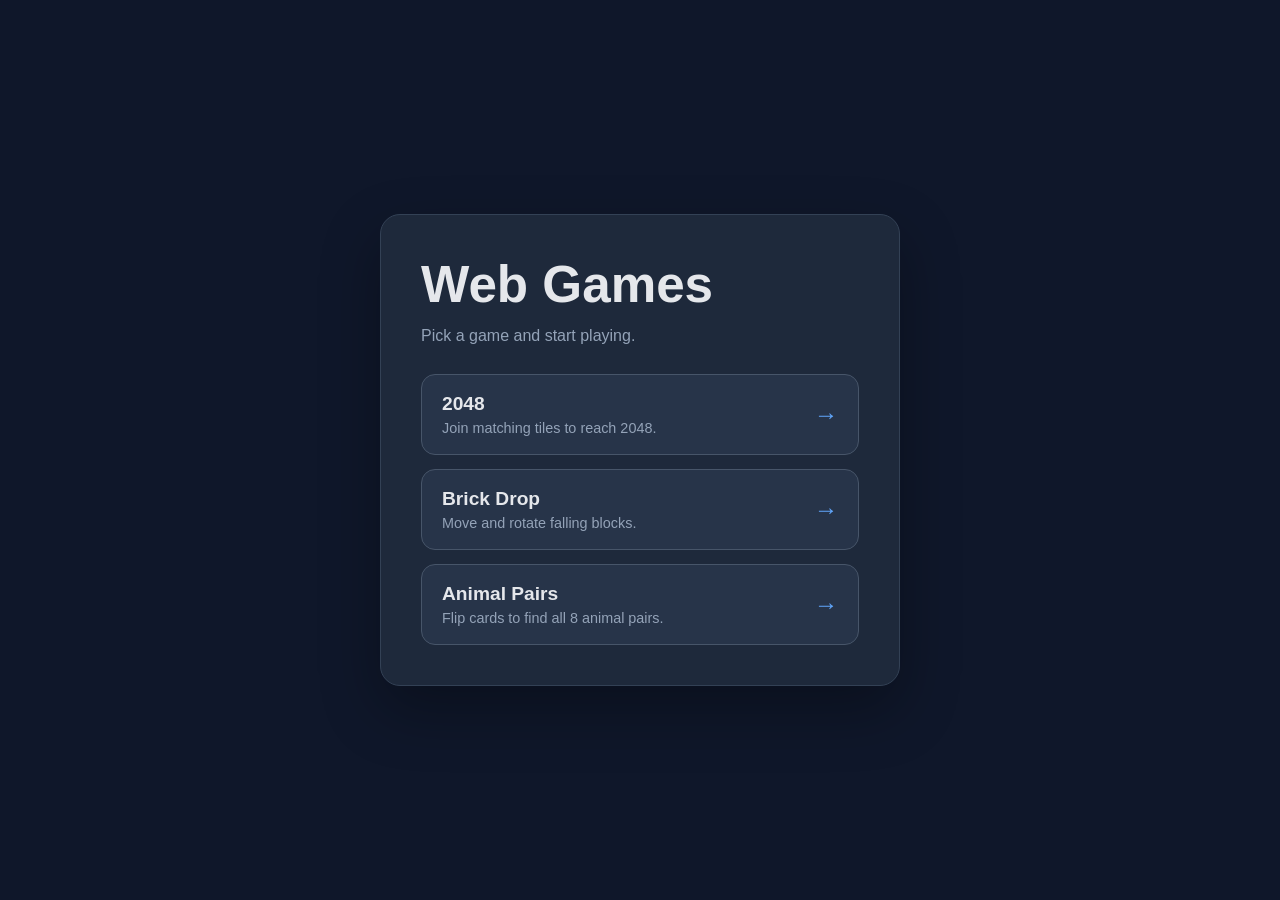
<file: index.htm>
<!DOCTYPE html>
<html lang="en">
  <head>
    <meta charset="UTF-8" />
    <meta name="viewport" content="width=device-width, initial-scale=1.0" />
    <title>Web Games</title>
    <link rel="stylesheet" href="style.css" />
  </head>
  <body class="page-index">
    <main>
      <h1>Web Games</h1>
      <p>Pick a game and start playing.</p>
      <nav class="games" aria-label="Games">
        <a class="game-link" href="g2048.htm">
          <span>
            <span class="game-name">2048</span>
            <span class="game-description">Join matching tiles to reach 2048.</span>
          </span>
          <span class="arrow" aria-hidden="true">→</span>
        </a>
        <a class="game-link" href="brick.htm">
          <span>
            <span class="game-name">Brick Drop</span>
            <span class="game-description">Move and rotate falling blocks.</span>
          </span>
          <span class="arrow" aria-hidden="true">→</span>
        </a>
        <a class="game-link" href="cardflip.htm">
          <span>
            <span class="game-name">Animal Pairs</span>
            <span class="game-description">Flip cards to find all 8 animal pairs.</span>
          </span>
          <span class="arrow" aria-hidden="true">→</span>
        </a>
      </nav>
    </main>
  </body>
</html>
</file>
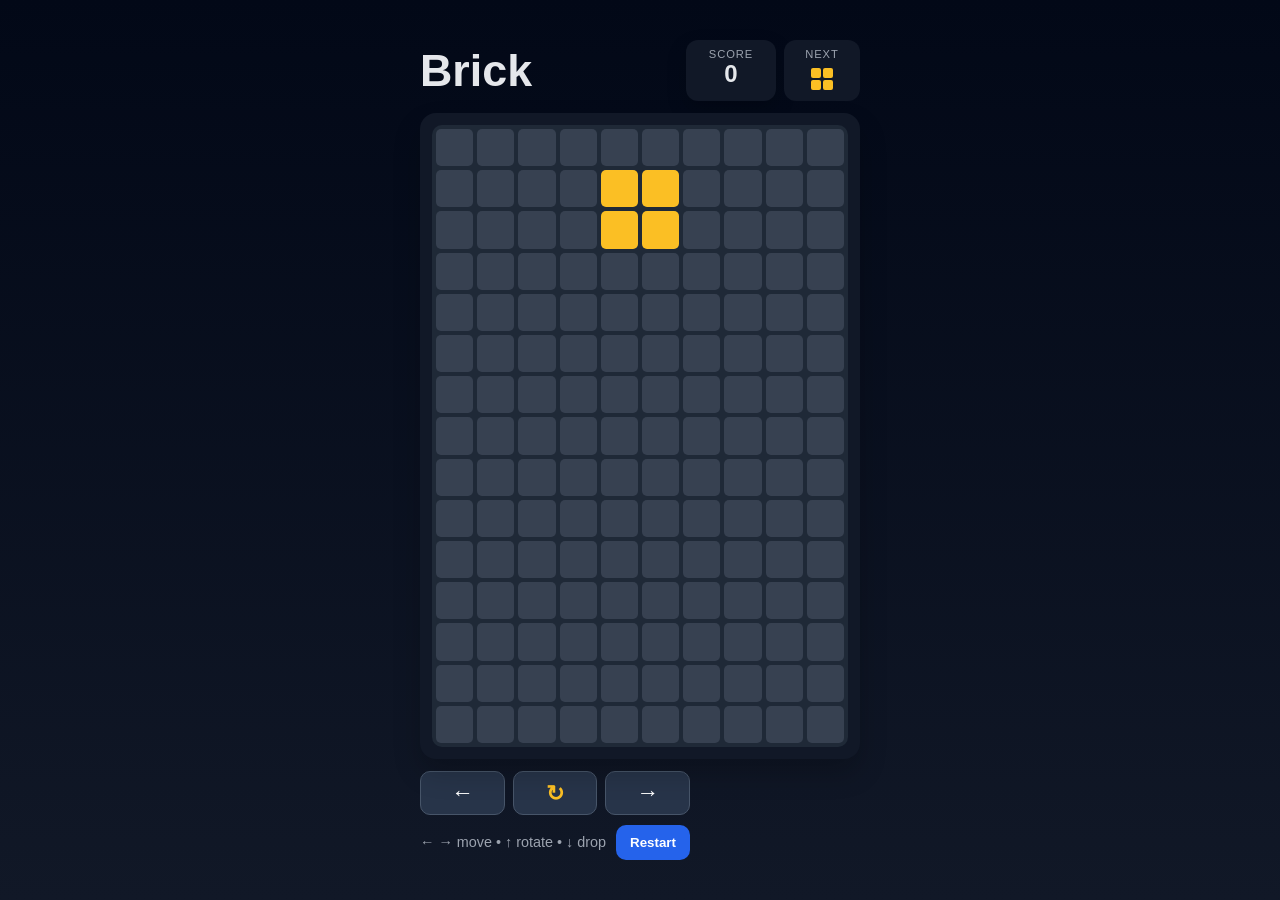
<file: brick.htm>
<!DOCTYPE html>
<html lang="en">
<head>
  <meta charset="UTF-8" />
  <meta name="viewport" content="width=device-width, initial-scale=1.0" />
  <title>Brick Drop</title>
  <link rel="stylesheet" href="style.css" />
</head>
<body class="page-brick">
  <div class="game">
    <div class="hud">
      <h1>Brick</h1>
      <div class="brick-hud-side">
        <div class="score-box">
          <div class="score-label">Score</div>
          <div id="score" class="score-value">0</div>
        </div>
        <div class="next-box">
          <div class="score-label">Next</div>
          <div id="next-piece" class="next-piece" aria-label="Next piece"></div>
        </div>
      </div>
    </div>

    <div class="board-wrap">
      <div id="board" class="board" aria-label="10 by 15 brick board"></div>
      <div id="overlay" class="overlay" aria-live="assertive">
        <h2 id="overlay-title">Game Over</h2>
        <p id="overlay-text">Press restart to try again.</p>
      </div>
    </div>

    <div class="controls">
      <div class="move-controls" aria-label="Brick controls">
        <button id="move-left" class="control-button" type="button" aria-label="Move left">←</button>
        <button id="rotate" class="control-button rotate-button" type="button" aria-label="Rotate piece">↻</button>
        <button id="move-right" class="control-button" type="button" aria-label="Move right">→</button>
      </div>
      <div class="game-actions">
        <div class="instructions">← → move • ↑ rotate • ↓ drop</div>
        <button id="restart" type="button">Restart</button>
      </div>
    </div>
  </div>

  <script>
    const GRID_COLUMNS = 10;
    const GRID_ROWS = 15;
    const DROP_INTERVAL = 550;
    const SHAPES = [
      { cells: [[1, 1, 1]], color: 'A' },
      { cells: [[1, 1, 1], [0, 1, 0]], color: 'B' },
      { cells: [[1, 1], [1, 1]], color: 'C' },
      { cells: [[1, 1, 1, 1]], color: 'D' },
      { cells: [[1, 1, 0], [0, 1, 1]], color: 'E' }
    ];

    const boardEl = document.getElementById('board');
    const nextPieceEl = document.getElementById('next-piece');
    const scoreEl = document.getElementById('score');
    const overlayEl = document.getElementById('overlay');
    const overlayTitleEl = document.getElementById('overlay-title');
    const overlayTextEl = document.getElementById('overlay-text');
    const restartBtn = document.getElementById('restart');
    const moveLeftBtn = document.getElementById('move-left');
    const moveRightBtn = document.getElementById('move-right');
    const rotateBtn = document.getElementById('rotate');

    let board = [];
    let currentPiece = null;
    let nextPieceTemplate = null;
    let score = 0;
    let lastDrop = 0;
    let gameOver = false;

    function createBoard() {
      return Array.from({ length: GRID_ROWS }, () => Array(GRID_COLUMNS).fill(0));
    }

    function randomTemplate() {
      return SHAPES[Math.floor(Math.random() * SHAPES.length)];
    }

    function createPiece(template) {
      const shape = template.cells.map((row) => [...row]);
      return {
        shape,
        row: 0,
        col: Math.floor((GRID_COLUMNS - shape[0].length) / 2),
        color: template.color
      };
    }

    function renderNextPiece() {
      nextPieceEl.replaceChildren();
      nextPieceEl.style.setProperty('--preview-columns', String(nextPieceTemplate.cells[0].length));
      nextPieceTemplate.cells.forEach((row) => {
        row.forEach((filled) => {
          const cell = document.createElement('span');
          cell.className = filled ? 'next-cell next-cell-filled' : 'next-cell';
          nextPieceEl.appendChild(cell);
        });
      });
    }

    function spawnNextPiece() {
      currentPiece = createPiece(nextPieceTemplate);
      nextPieceTemplate = randomTemplate();
      renderNextPiece();
      if (!canPlace(currentPiece, currentPiece.row, currentPiece.col)) {
        endGame();
      }
    }

    function updateScore() {
      scoreEl.textContent = String(score);
    }

    function canPlace(piece, nextRow, nextCol, nextShape = piece.shape) {
      for (let r = 0; r < nextShape.length; r += 1) {
        for (let c = 0; c < nextShape[r].length; c += 1) {
          if (!nextShape[r][c]) continue;

          const cellRow = nextRow + r;
          const cellCol = nextCol + c;

          if (cellCol < 0 || cellCol >= GRID_COLUMNS || cellRow >= GRID_ROWS) {
            return false;
          }

          if (cellRow >= 0 && board[cellRow][cellCol]) {
            return false;
          }
        }
      }
      return true;
    }

    function rotateMatrix(matrix) {
      const rows = matrix.length;
      const cols = matrix[0].length;
      const newMatrix = Array.from({ length: cols }, () => Array(rows).fill(0));

      for (let r = 0; r < rows; r += 1) {
        for (let c = 0; c < cols; c += 1) {
          newMatrix[c][rows - 1 - r] = matrix[r][c];
        }
      }

      return newMatrix;
    }

    function mergePiece() {
      for (let r = 0; r < currentPiece.shape.length; r += 1) {
        for (let c = 0; c < currentPiece.shape[r].length; c += 1) {
          if (!currentPiece.shape[r][c]) continue;
          const row = currentPiece.row + r;
          const col = currentPiece.col + c;
          if (row >= 0) board[row][col] = 1;
        }
      }

      clearLines();
      spawnNextPiece();
    }

    function clearLines() {
      let cleared = 0;

      for (let r = GRID_ROWS - 1; r >= 0; r -= 1) {
        if (board[r].every((cell) => cell === 1)) {
          board.splice(r, 1);
          board.unshift(Array(GRID_COLUMNS).fill(0));
          cleared += 1;
          r += 1;
        }
      }

      if (cleared > 0) {
        score += cleared * 10;
        updateScore();
      }
    }

    function endGame() {
      gameOver = true;
      overlayTitleEl.textContent = 'Game Over';
      overlayTextEl.textContent = 'Press restart to try again.';
      overlayEl.classList.add('visible');
    }

    function render() {
      const cells = [];

      for (let r = 0; r < GRID_ROWS; r += 1) {
        for (let c = 0; c < GRID_COLUMNS; c += 1) {
          const cell = document.createElement('div');
          cell.className = 'cell';

          if (board[r][c]) {
            cell.classList.add('filled');
          }

          if (currentPiece) {
            const localRow = r - currentPiece.row;
            const localCol = c - currentPiece.col;

            if (
              localRow >= 0 &&
              localRow < currentPiece.shape.length &&
              localCol >= 0 &&
              localCol < currentPiece.shape[localRow].length &&
              currentPiece.shape[localRow][localCol]
            ) {
              cell.classList.add('active');
            }
          }

          cells.push(cell);
        }
      }

      boardEl.innerHTML = '';
      cells.forEach((cell) => boardEl.appendChild(cell));
    }

    function movePiece(dx) {
      if (gameOver || !currentPiece) return;
      const nextCol = currentPiece.col + dx;
      if (canPlace(currentPiece, currentPiece.row, nextCol)) {
        currentPiece.col = nextCol;
        render();
      }
    }

    function rotatePiece() {
      if (gameOver || !currentPiece) return;
      const rotated = rotateMatrix(currentPiece.shape);
      const candidate = { ...currentPiece, shape: rotated };
      const kickOffsets = [0, -1, 1, -2, 2];

      for (const offset of kickOffsets) {
        if (canPlace(candidate, candidate.row, candidate.col + offset, rotated)) {
          currentPiece = { ...candidate, col: candidate.col + offset };
          render();
          return;
        }
      }
    }

    function tickDown() {
      if (gameOver || !currentPiece) return;

      const nextRow = currentPiece.row + 1;
      if (canPlace(currentPiece, nextRow, currentPiece.col)) {
        currentPiece.row = nextRow;
      } else {
        mergePiece();
      }

      render();
    }

    function dropPiece() {
      if (gameOver || !currentPiece) return;
      while (canPlace(currentPiece, currentPiece.row + 1, currentPiece.col)) {
        currentPiece.row += 1;
      }
      mergePiece();
      render();
    }

    function resetGame() {
      board = createBoard();
      score = 0;
      updateScore();
      gameOver = false;
      overlayEl.classList.remove('visible');
      nextPieceTemplate = randomTemplate();
      spawnNextPiece();
      lastDrop = 0;
      render();
    }

    function gameLoop(timestamp) {
      if (!lastDrop) lastDrop = timestamp;
      if (timestamp - lastDrop >= DROP_INTERVAL) {
        tickDown();
        lastDrop = timestamp;
      }
      requestAnimationFrame(gameLoop);
    }

    document.addEventListener('keydown', (event) => {
      if (event.key === 'ArrowLeft') movePiece(-1);
      if (event.key === 'ArrowRight') movePiece(1);
      if (event.key === 'ArrowUp') rotatePiece();
      if (event.key === 'ArrowDown') dropPiece();
      if (event.code === 'Space') {
        event.preventDefault();
        dropPiece();
      }
    });

    restartBtn.addEventListener('click', resetGame);
    moveLeftBtn.addEventListener('click', () => movePiece(-1));
    moveRightBtn.addEventListener('click', () => movePiece(1));
    rotateBtn.addEventListener('click', rotatePiece);

    resetGame();
    requestAnimationFrame(gameLoop);
  </script>
</body>
</html>
</file>
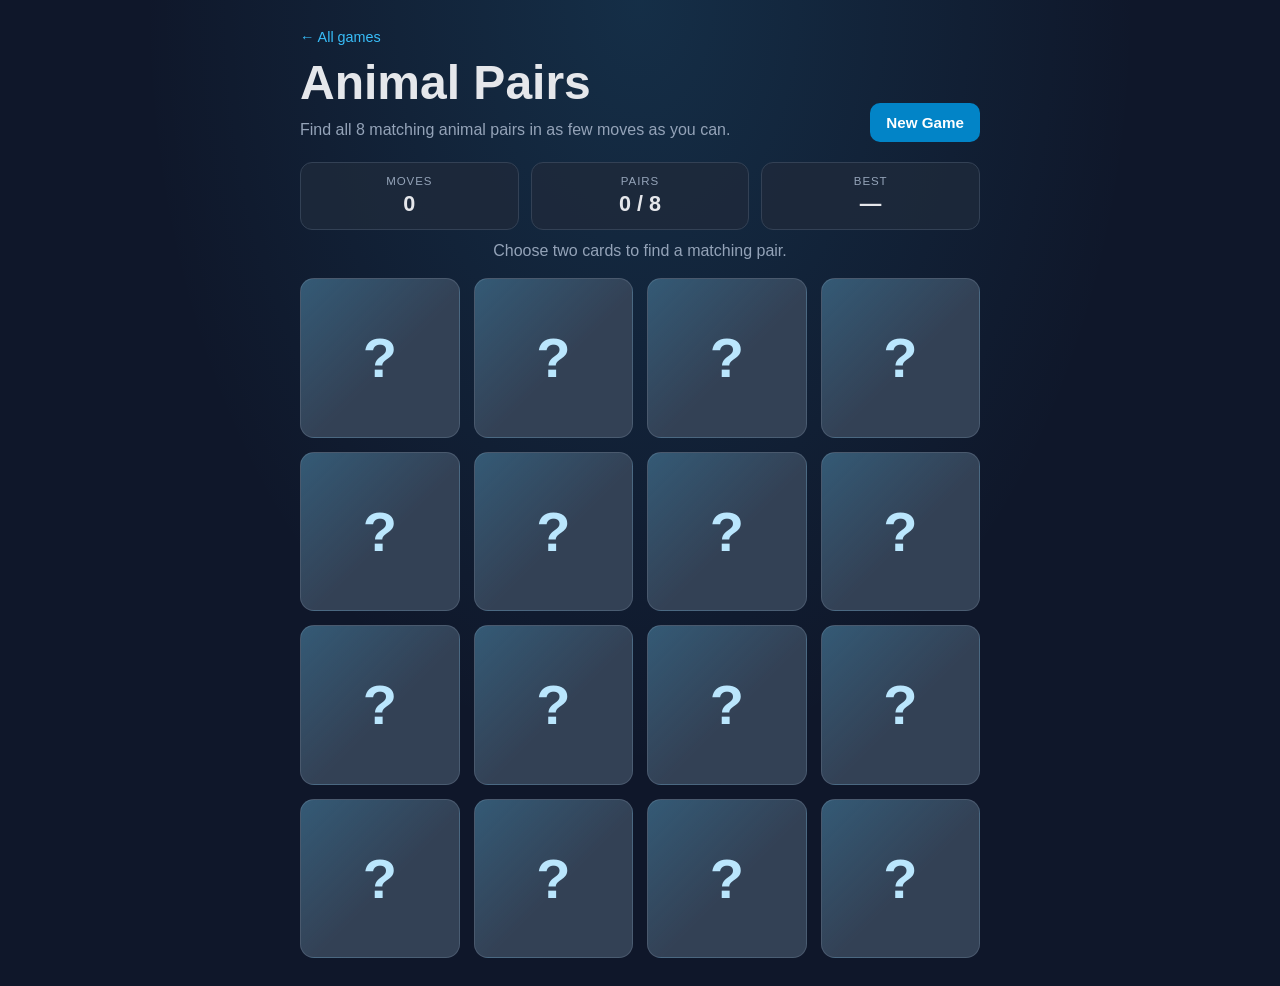
<file: cardflip.htm>
<!DOCTYPE html>
<html lang="en">
  <head>
    <meta charset="UTF-8" />
    <meta name="viewport" content="width=device-width, initial-scale=1.0" />
    <title>Animal Pairs</title>
    <link rel="stylesheet" href="style.css" />
  </head>
  <body class="page-cardflip">
    <main class="memory-game">
      <header class="memory-header">
        <div>
          <a class="back-link" href="index.htm">← All games</a>
          <h1>Animal Pairs</h1>
          <p>Find all 8 matching animal pairs in as few moves as you can.</p>
        </div>
        <button id="restart" class="restart-button" type="button">New Game</button>
      </header>

      <section class="memory-stats" aria-label="Game stats">
        <div class="memory-stat">
          <span class="stat-label">Moves</span>
          <strong id="moves">0</strong>
        </div>
        <div class="memory-stat">
          <span class="stat-label">Pairs</span>
          <strong id="pairs">0 / 8</strong>
        </div>
        <div class="memory-stat">
          <span class="stat-label">Best</span>
          <strong id="best">—</strong>
        </div>
      </section>

      <div id="status" class="memory-status" role="status" aria-live="polite">
        Choose two cards to find a matching pair.
      </div>

      <section id="card-grid" class="card-grid" aria-label="Animal cards"></section>
    </main>

    <script>
      const ANIMALS = [
        { name: 'Fox', emoji: '🦊' },
        { name: 'Panda', emoji: '🐼' },
        { name: 'Lion', emoji: '🦁' },
        { name: 'Frog', emoji: '🐸' },
        { name: 'Penguin', emoji: '🐧' },
        { name: 'Koala', emoji: '🐨' },
        { name: 'Tiger', emoji: '🐯' },
        { name: 'Monkey', emoji: '🐵' }
      ];
      const BEST_KEY = 'animal-pairs-best';
      const FLIP_BACK_DELAY = 900;

      const gridEl = document.getElementById('card-grid');
      const movesEl = document.getElementById('moves');
      const pairsEl = document.getElementById('pairs');
      const bestEl = document.getElementById('best');
      const statusEl = document.getElementById('status');
      const restartBtn = document.getElementById('restart');

      let cards = [];
      let firstCard = null;
      let locked = false;
      let moves = 0;
      let matchedPairs = 0;
      let mismatchTimer = null;

      function shuffle(items) {
        const shuffled = [...items];
        for (let index = shuffled.length - 1; index > 0; index -= 1) {
          const randomIndex = Math.floor(Math.random() * (index + 1));
          [shuffled[index], shuffled[randomIndex]] = [shuffled[randomIndex], shuffled[index]];
        }
        return shuffled;
      }

      function updateStats() {
        movesEl.textContent = String(moves);
        pairsEl.textContent = `${matchedPairs} / ${ANIMALS.length}`;
        const best = Number(localStorage.getItem(BEST_KEY));
        bestEl.textContent = best > 0 ? String(best) : '—';
      }

      function setCardState(card, state) {
        card.state = state;
        card.button.classList.toggle('is-open', state === 'open');
        card.button.classList.toggle('is-matched', state === 'matched');
        card.button.setAttribute(
          'aria-label',
          state === 'matched' ? `Matched ${card.animal.name}` :
            state === 'open' ? `${card.animal.name}, face up` : 'Hidden animal card'
        );
      }

      function renderCards() {
        gridEl.replaceChildren();

        cards.forEach((card, index) => {
          const button = document.createElement('button');
          button.type = 'button';
          button.className = 'animal-card';
          button.setAttribute('aria-label', 'Hidden animal card');
          button.innerHTML = `
            <span class="card-face card-back" aria-hidden="true">?</span>
            <span class="card-face card-front" aria-hidden="true">
              <span class="animal-emoji">${card.animal.emoji}</span>
              <span class="animal-name">${card.animal.name}</span>
            </span>
          `;
          button.addEventListener('click', () => flipCard(index));
          card.button = button;
          gridEl.appendChild(button);
        });
      }

      function flipCard(index) {
        const card = cards[index];
        if (locked || card.state !== 'hidden') return;

        setCardState(card, 'open');

        if (!firstCard) {
          firstCard = card;
          statusEl.textContent = 'Pick one more card.';
          return;
        }

        moves += 1;
        const secondCard = card;
        const firstOpenCard = firstCard;
        firstCard = null;

        if (secondCard.animal.name === firstOpenCard.animal.name) {
          setCardState(secondCard, 'matched');
          setCardState(firstOpenCard, 'matched');
          matchedPairs += 1;
          statusEl.textContent = `Match found! ${ANIMALS.length - matchedPairs} pairs left.`;
          updateStats();
          if (matchedPairs === ANIMALS.length) finishGame();
          return;
        }

        locked = true;
        statusEl.textContent = 'Not a match — try to remember them.';
        updateStats();
        mismatchTimer = window.setTimeout(() => {
          const openCards = cards.filter((item) => item.state === 'open');
          openCards.forEach((item) => setCardState(item, 'hidden'));
          locked = false;
          mismatchTimer = null;
          statusEl.textContent = 'Choose two cards to find a matching pair.';
        }, FLIP_BACK_DELAY);
      }

      function finishGame() {
        const previousBest = Number(localStorage.getItem(BEST_KEY));
        if (!previousBest || moves < previousBest) {
          localStorage.setItem(BEST_KEY, String(moves));
          statusEl.textContent = `All pairs found in ${moves} moves — new best!`;
        } else {
          statusEl.textContent = `All pairs found in ${moves} moves! Best: ${previousBest}.`;
        }
        updateStats();
      }

      function startGame() {
        if (mismatchTimer !== null) {
          window.clearTimeout(mismatchTimer);
          mismatchTimer = null;
        }
        const deck = shuffle([...ANIMALS, ...ANIMALS].map((animal, id) => ({ animal, id })));
        cards = deck.map((item) => ({ ...item, state: 'hidden', button: null }));
        firstCard = null;
        locked = false;
        moves = 0;
        matchedPairs = 0;
        statusEl.textContent = 'Choose two cards to find a matching pair.';
        renderCards();
        updateStats();
      }

      restartBtn.addEventListener('click', startGame);
      startGame();
    </script>
  </body>
</html>
</file>
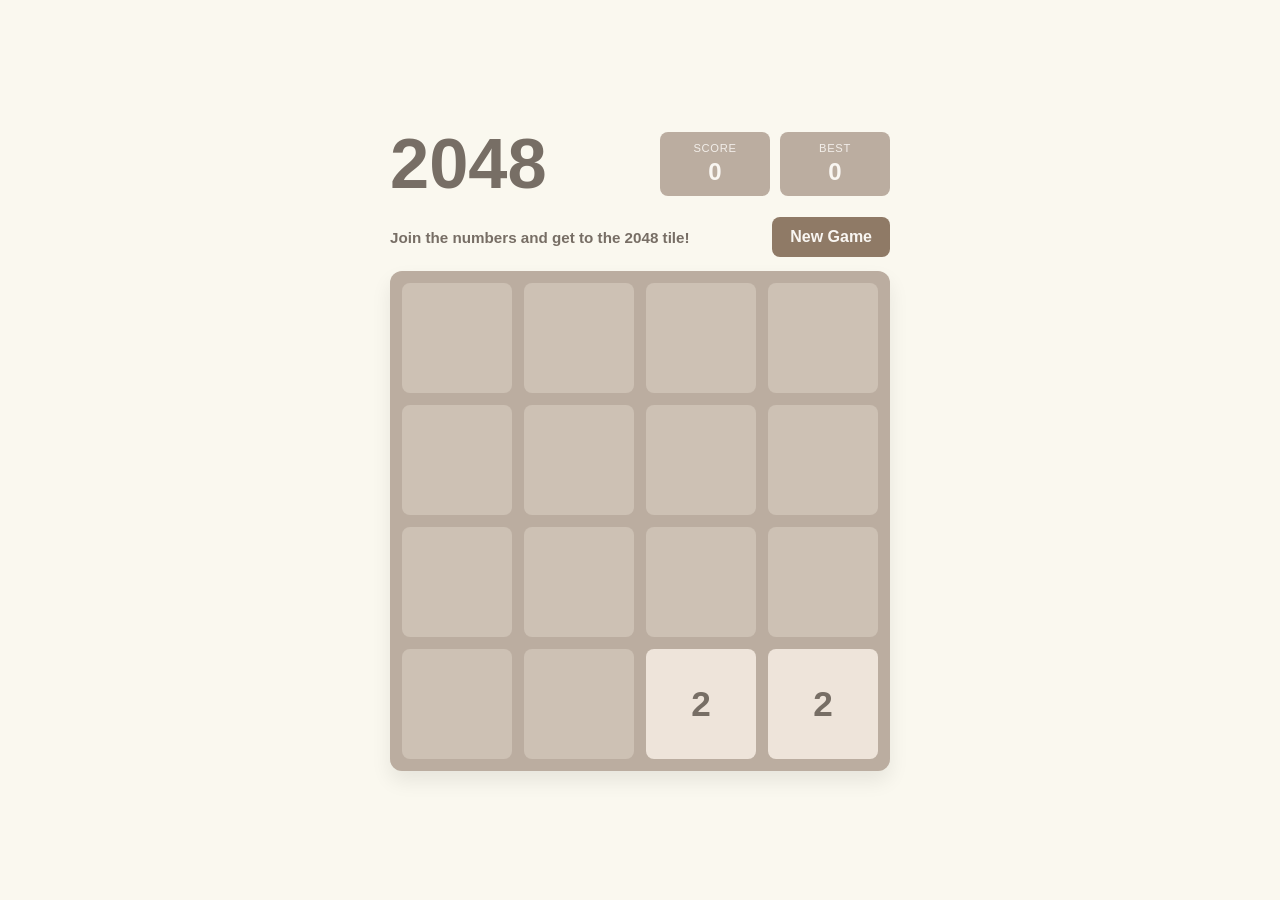
<file: g2048.htm>
<!DOCTYPE html>
<html lang="en">
  <head>
    <meta charset="UTF-8" />
    <meta name="viewport" content="width=device-width, initial-scale=1.0" />
    <title>2048</title>
    <link rel="stylesheet" href="style.css" />
  </head>
  <body class="page-2048">
    <div class="game" aria-label="2048 game board">
      <div class="topbar">
        <h1>2048</h1>
        <div class="scores">
          <div class="score-box">
            <div class="score-label">Score</div>
            <div id="score" class="score-value">0</div>
          </div>
          <div class="score-box">
            <div class="score-label">Best</div>
            <div id="best" class="score-value">0</div>
          </div>
        </div>
      </div>

      <div class="controls">
        <div class="instructions">Join the numbers and get to the 2048 tile!</div>
        <button id="new-game" type="button">New Game</button>
      </div>

      <div class="board-wrapper">
        <div id="board" class="board" aria-live="polite" aria-label="Game grid"></div>
        <div id="overlay" class="overlay" aria-live="assertive">
          <h2 id="overlay-title">You win!</h2>
          <p id="overlay-text">Tap to keep playing</p>
        </div>
      </div>
    </div>

    <script>
      const BOARD_SIZE = 4;
      let board = [];
      let score = 0;
      let best = Number(localStorage.getItem('g2048-best') || 0);
      let won = false;
      let gameOver = false;

      const boardEl = document.getElementById('board');
      const scoreEl = document.getElementById('score');
      const bestEl = document.getElementById('best');
      const overlayEl = document.getElementById('overlay');
      const overlayTitleEl = document.getElementById('overlay-title');
      const overlayTextEl = document.getElementById('overlay-text');
      const newGameBtn = document.getElementById('new-game');

      function createEmptyBoard() {
        return Array.from({ length: BOARD_SIZE }, () => Array(BOARD_SIZE).fill(0));
      }

      function updateScoreDisplay() {
        scoreEl.textContent = String(score);
        bestEl.textContent = String(best);
      }

      function renderBoard() {
        boardEl.innerHTML = '';

        for (let row = 0; row < BOARD_SIZE; row += 1) {
          for (let col = 0; col < BOARD_SIZE; col += 1) {
            const cell = document.createElement('div');
            const value = board[row][col];
            cell.className = 'cell';
            cell.dataset.value = String(value);
            cell.textContent = value === 0 ? '' : String(value);
            boardEl.appendChild(cell);
          }
        }
      }

      function getEmptyCells() {
        const cells = [];
        for (let row = 0; row < BOARD_SIZE; row += 1) {
          for (let col = 0; col < BOARD_SIZE; col += 1) {
            if (board[row][col] === 0) {
              cells.push({ row, col });
            }
          }
        }
        return cells;
      }

      function spawnRandomTile() {
        const empties = getEmptyCells();
        if (!empties.length) {
          return;
        }

        const { row, col } = empties[Math.floor(Math.random() * empties.length)];
        board[row][col] = Math.random() < 0.9 ? 2 : 4;
      }

      function resetGame() {
        board = createEmptyBoard();
        score = 0;
        won = false;
        gameOver = false;
        overlayEl.classList.remove('visible');
        spawnRandomTile();
        spawnRandomTile();
        updateScoreDisplay();
        renderBoard();
      }

      function mergeLine(line) {
        const values = line.filter((value) => value !== 0);
        const merged = [];
        let gained = 0;

        for (let index = 0; index < values.length; index += 1) {
          if (values[index] !== 0 && values[index] === values[index + 1]) {
            const mergedValue = values[index] * 2;
            merged.push(mergedValue);
            gained += mergedValue;
            index += 1;
          } else {
            merged.push(values[index]);
          }
        }

        while (merged.length < BOARD_SIZE) {
          merged.push(0);
        }

        return { line: merged, gained };
      }

      function moveLeft() {
        const newBoard = board.map((row) => {
          const { line, gained } = mergeLine(row);
          score += gained;
          return line;
        });

        return newBoard;
      }

      function moveRight() {
        const newBoard = board.map((row) => {
          const reversed = [...row].reverse();
          const { line, gained } = mergeLine(reversed);
          score += gained;
          return [...line].reverse();
        });

        return newBoard;
      }

      function moveUp() {
        const newBoard = Array.from({ length: BOARD_SIZE }, (_, colIndex) => {
          const column = board.map((row) => row[colIndex]);
          const { line, gained } = mergeLine(column);
          score += gained;
          return line;
        });

        return Array.from({ length: BOARD_SIZE }, (_, rowIndex) =>
          Array.from({ length: BOARD_SIZE }, (_, colIndex) => newBoard[colIndex][rowIndex])
        );
      }

      function moveDown() {
        const newBoard = Array.from({ length: BOARD_SIZE }, (_, colIndex) => {
          const column = board.map((row) => row[colIndex]).reverse();
          const { line, gained } = mergeLine(column);
          score += gained;
          return [...line].reverse();
        });

        return Array.from({ length: BOARD_SIZE }, (_, rowIndex) =>
          Array.from({ length: BOARD_SIZE }, (_, colIndex) => newBoard[colIndex][rowIndex])
        );
      }

      function serializeBoard(current) {
        return JSON.stringify(current);
      }

      function handleMove(direction) {
        if (gameOver) {
          return;
        }

        let nextBoard = board;

        switch (direction) {
          case 'left':
            nextBoard = moveLeft();
            break;
          case 'right':
            nextBoard = moveRight();
            break;
          case 'up':
            nextBoard = moveUp();
            break;
          case 'down':
            nextBoard = moveDown();
            break;
          default:
            return;
        }

        if (serializeBoard(nextBoard) === serializeBoard(board)) {
          return;
        }

        board = nextBoard;
        spawnRandomTile();

        if (!won && board.some((row) => row.some((value) => value >= 2048))) {
          won = true;
          overlayEl.classList.add('visible');
          overlayTitleEl.textContent = 'You win!';
          overlayTextEl.textContent = 'Keep going or start a new run.';
        }

        best = Math.max(best, score);
        localStorage.setItem('g2048-best', String(best));
        updateScoreDisplay();
        renderBoard();

        if (isGameOver()) {
          gameOver = true;
          overlayEl.classList.add('visible');
          overlayTitleEl.textContent = 'Game over';
          overlayTextEl.textContent = 'Press New Game to try again.';
        }
      }

      function isGameOver() {
        if (getEmptyCells().length > 0) {
          return false;
        }

        for (let row = 0; row < BOARD_SIZE; row += 1) {
          for (let col = 0; col < BOARD_SIZE; col += 1) {
            const value = board[row][col];
            if (
              (row + 1 < BOARD_SIZE && board[row + 1][col] === value) ||
              (col + 1 < BOARD_SIZE && board[row][col + 1] === value)
            ) {
              return false;
            }
          }
        }

        return true;
      }

      function handleKeyboard(event) {
        const keyMap = {
          ArrowLeft: 'left',
          ArrowRight: 'right',
          ArrowUp: 'up',
          ArrowDown: 'down',
          a: 'left',
          d: 'right',
          w: 'up',
          s: 'down'
        };

        const direction = keyMap[event.key];
        if (direction) {
          event.preventDefault();
          handleMove(direction);
        }
      }

      function handleTouchStart(event) {
        const touch = event.changedTouches[0];
        window.touchStartX = touch.clientX;
        window.touchStartY = touch.clientY;
      }

      function handleTouchEnd(event) {
        const touch = event.changedTouches[0];
        const dx = touch.clientX - (window.touchStartX || 0);
        const dy = touch.clientY - (window.touchStartY || 0);

        if (Math.abs(dx) < 24 && Math.abs(dy) < 24) {
          return;
        }

        if (Math.abs(dx) > Math.abs(dy)) {
          handleMove(dx > 0 ? 'right' : 'left');
        } else {
          handleMove(dy > 0 ? 'down' : 'up');
        }
      }

      newGameBtn.addEventListener('click', resetGame);
      overlayEl.addEventListener('click', () => {
        if (won && !gameOver) {
          overlayEl.classList.remove('visible');
        }
      });
      window.addEventListener('keydown', handleKeyboard);
      window.addEventListener('touchstart', handleTouchStart, { passive: true });
      window.addEventListener('touchend', handleTouchEnd, { passive: true });

      resetGame();
    </script>
  </body>
</html>
</file>
<file: style.css>
* {
  box-sizing: border-box;
}

.page-index {
  min-height: 100vh;
  margin: 0;
  display: grid;
  place-items: center;
  padding: 24px;
  background: #0f172a;
  color: #e5e7eb;
  font-family: Arial, Helvetica, sans-serif;
}

.page-index main {
  width: min(100%, 520px);
  padding: clamp(24px, 6vw, 40px);
  border: 1px solid #334155;
  border-radius: 20px;
  background: #1e293b;
  box-shadow: 0 24px 60px rgba(0, 0, 0, 0.3);
}

.page-index h1 {
  margin: 0;
  font-size: clamp(2.2rem, 8vw, 3.2rem);
}

.page-index p {
  margin: 10px 0 26px;
  color: #94a3b8;
  line-height: 1.5;
}

.page-index .games {
  display: grid;
  gap: 14px;
}

.page-index .game-link {
  display: flex;
  align-items: center;
  justify-content: space-between;
  gap: 16px;
  padding: 18px 20px;
  border: 1px solid #475569;
  border-radius: 14px;
  background: #273449;
  color: inherit;
  text-decoration: none;
  transition: transform 140ms ease, border-color 140ms ease, background 140ms ease;
}

.page-index .game-link:hover,
.page-index .game-link:focus-visible {
  transform: translateY(-2px);
  border-color: #60a5fa;
  background: #334155;
  outline: none;
}

.page-index .game-name {
  font-size: 1.2rem;
  font-weight: 700;
}

.page-index .game-description {
  display: block;
  margin-top: 5px;
  color: #94a3b8;
  font-size: 0.9rem;
  font-weight: 400;
}

.page-index .arrow {
  color: #60a5fa;
  font-size: 1.5rem;
}

.page-brick {
  --panel: #111827;
  --grid-bg: #1f2937;
  --cell: #374151;
  --filled: #60a5fa;
  --filled-2: #fbbf24;
  --text: #e5e7eb;
  --muted: #9ca3af;

  margin: 0;
  min-height: 100vh;
  display: grid;
  place-items: center;
  background: linear-gradient(180deg, #020817, #111827);
  color: var(--text);
  font-family: Arial, Helvetica, sans-serif;
}

.page-brick .game {
  width: min(94vw, 440px);
}

.page-brick .hud {
  display: flex;
  align-items: center;
  justify-content: space-between;
  gap: 12px;
  margin-bottom: 12px;
}

.page-brick h1 {
  margin: 0;
  font-size: clamp(2rem, 5vw, 2.8rem);
}

.page-brick .score-box {
  background: var(--panel);
  border-radius: 12px;
  padding: 8px 12px;
  min-width: 90px;
  text-align: center;
  box-shadow: 0 8px 20px rgba(0,0,0,0.18);
}

.page-brick .score-label {
  font-size: 0.7rem;
  letter-spacing: 0.08em;
  text-transform: uppercase;
  color: var(--muted);
}

.page-brick .score-value {
  font-size: 1.5rem;
  font-weight: 700;
}

.page-brick .brick-hud-side {
  display: flex;
  align-items: stretch;
  gap: 8px;
}

.page-brick .next-box {
  min-width: 76px;
  display: grid;
  justify-items: center;
  gap: 5px;
  padding: 8px;
  border-radius: 12px;
  background: var(--panel);
}

.page-brick .next-piece {
  display: grid;
  grid-template-columns: repeat(var(--preview-columns), 10px);
  grid-auto-rows: 10px;
  gap: 2px;
  align-content: center;
  min-height: 28px;
}

.page-brick .next-cell {
  width: 10px;
  height: 10px;
}

.page-brick .next-cell-filled {
  border-radius: 2px;
  background: var(--filled-2);
}

.page-brick .board-wrap {
  position: relative;
  background: var(--panel);
  border-radius: 16px;
  padding: 12px;
  box-shadow: 0 14px 28px rgba(0,0,0,0.2);
}

.page-brick .board {
  display: grid;
  grid-template-columns: repeat(10, minmax(0, 1fr));
  gap: 4px;
  background: var(--grid-bg);
  border-radius: 10px;
  padding: 4px;
}

.page-brick .cell {
  width: 100%;
  aspect-ratio: 1 / 1;
  border-radius: 5px;
  background: var(--cell);
  transition: transform 0.08s ease, background 0.08s ease;
}

.page-brick .cell.filled {
  background: var(--filled);
}

.page-brick .cell.active {
  background: var(--filled-2);
}

.page-brick .controls {
  display: grid;
  gap: 10px;
  justify-content: space-between;
  margin-top: 12px;
}

.page-brick .move-controls {
  display: grid;
  grid-template-columns: repeat(3, minmax(0, 1fr));
  gap: 8px;
}

.page-brick .control-button {
  min-height: 44px;
  border: 1px solid #475569;
  border-radius: 10px;
  background: #273449;
  color: white;
  font-size: 1.4rem;
  font-weight: 700;
  touch-action: manipulation;
}

.page-brick .control-button:active {
  background: #3b4e68;
  transform: translateY(1px);
}

.page-brick .rotate-button {
  color: #fbbf24;
}

.page-brick .game-actions {
  display: flex;
  align-items: center;
  justify-content: space-between;
  gap: 10px;
}

.page-brick .instructions {
  color: var(--muted);
  font-size: 0.9rem;
  line-height: 1.4;
}

.page-brick .game-actions button {
  cursor: pointer;
  border: 0;
  border-radius: 10px;
  padding: 10px 14px;
  background: #2563eb;
  color: white;
  font-weight: 700;
}

.page-brick .overlay {
  position: absolute;
  inset: 12px;
  display: none;
  align-items: center;
  justify-content: center;
  flex-direction: column;
  gap: 10px;
  border-radius: 10px;
  background: rgba(15, 23, 42, 0.82);
  text-align: center;
}

.page-brick .overlay.visible {
  display: flex;
}

.page-brick .overlay h2 {
  margin: 0;
  font-size: 2rem;
}

.page-brick .overlay p {
  margin: 0;
  color: var(--muted);
}

.page-2048 {
  --bg: #faf8ef;
  --panel: #bbada0;
  --cell-empty: #cdc1b4;
  --text: #776e65;
  --text-light: #f9f6f2;
  --tile-2: #eee4da;
  --tile-4: #ede0c8;
  --tile-8: #f2b179;
  --tile-16: #f59563;
  --tile-32: #f67c5f;
  --tile-64: #f65e3b;
  --tile-128: #edcf72;
  --tile-256: #edcc61;
  --tile-512: #edc850;
  --tile-1024: #edc53f;
  --tile-2048: #edc22e;

  margin: 0;
  min-height: 100vh;
  display: grid;
  place-items: center;
  background: var(--bg);
  color: var(--text);
  font-family: Arial, Helvetica, sans-serif;
}

.page-2048 .game {
  width: min(90vw, 500px);
}

.page-2048 .topbar {
  display: flex;
  align-items: center;
  justify-content: space-between;
  margin-bottom: 18px;
}

.page-2048 h1 {
  margin: 0;
  font-size: clamp(2.8rem, 7vw, 4.4rem);
  line-height: 1;
  color: var(--text);
}

.page-2048 .scores {
  display: flex;
  gap: 10px;
}

.page-2048 .score-box {
  min-width: 110px;
  background: var(--panel);
  color: var(--text-light);
  padding: 10px 14px;
  border-radius: 8px;
  text-align: center;
}

.page-2048 .score-label {
  font-size: 0.7rem;
  opacity: 0.9;
  letter-spacing: 0.06em;
  text-transform: uppercase;
}

.page-2048 .score-value {
  font-size: 1.5rem;
  font-weight: 700;
  margin-top: 4px;
}

.page-2048 .controls {
  display: flex;
  justify-content: space-between;
  align-items: center;
  margin-bottom: 14px;
}

.page-2048 .instructions {
  font-size: 0.95rem;
  font-weight: 700;
}

.page-2048 button {
  border: 0;
  border-radius: 8px;
  background: #8f7a66;
  color: var(--text-light);
  font-size: 1rem;
  font-weight: 700;
  padding: 11px 18px;
  cursor: pointer;
  transition: transform 0.12s ease, filter 0.12s ease;
}

.page-2048 button:hover {
  filter: brightness(1.05);
}

.page-2048 button:active {
  transform: translateY(1px);
}

.page-2048 .board-wrapper {
  position: relative;
  background: var(--panel);
  border-radius: 12px;
  padding: 12px;
  box-shadow: 0 10px 20px rgba(0, 0, 0, 0.08);
}

.page-2048 .board {
  display: grid;
  grid-template-columns: repeat(4, minmax(0, 1fr));
  gap: 12px;
  background: var(--panel);
  border-radius: 10px;
}

.page-2048 .cell {
  position: relative;
  width: 100%;
  aspect-ratio: 1 / 1;
  background: var(--cell-empty);
  border-radius: 8px;
  display: flex;
  align-items: center;
  justify-content: center;
  font-weight: 700;
  font-size: clamp(1.25rem, 3.5vw, 2.2rem);
  user-select: none;
  transition: all 0.12s ease;
  animation: tile-pop 0.18s ease;
}

.page-2048 .cell[data-value='0'] {
  color: transparent;
}

@keyframes tile-pop {
  0% {
    transform: scale(0.7);
    opacity: 0;
  }
  75% {
    transform: scale(1.08);
    opacity: 1;
  }
  100% {
    transform: scale(1);
    opacity: 1;
  }
}

.page-2048 .cell[data-value='2'] { background: var(--tile-2); }
.page-2048 .cell[data-value='4'] { background: var(--tile-4); }
.page-2048 .cell[data-value='8'] { background: var(--tile-8); color: var(--text-light); }
.page-2048 .cell[data-value='16'] { background: var(--tile-16); color: var(--text-light); }
.page-2048 .cell[data-value='32'] { background: var(--tile-32); color: var(--text-light); }
.page-2048 .cell[data-value='64'] { background: var(--tile-64); color: var(--text-light); }
.page-2048 .cell[data-value='128'] { background: var(--tile-128); color: var(--text-light); font-size: clamp(1.1rem, 3vw, 1.8rem); }
.page-2048 .cell[data-value='256'] { background: var(--tile-256); color: var(--text-light); font-size: clamp(1.1rem, 3vw, 1.8rem); }
.page-2048 .cell[data-value='512'] { background: var(--tile-512); color: var(--text-light); font-size: clamp(1.1rem, 3vw, 1.8rem); }
.page-2048 .cell[data-value='1024'] { background: var(--tile-1024); color: var(--text-light); font-size: clamp(0.9rem, 2.5vw, 1.65rem); }
.page-2048 .cell[data-value='2048'] { background: var(--tile-2048); color: var(--text-light); font-size: clamp(0.9rem, 2.5vw, 1.65rem); }
.page-2048 .cell[data-value='4096'],
.page-2048 .cell[data-value='8192'],
.page-2048 .cell[data-value='16384'],
.page-2048 .cell[data-value='32768'] {
  background: #3c3a32;
  color: var(--text-light);
  font-size: clamp(0.8rem, 2.2vw, 1.4rem);
}

.page-2048 .overlay {
  position: absolute;
  inset: 12px;
  border-radius: 10px;
  background: rgba(238, 228, 218, 0.8);
  display: none;
  align-items: center;
  justify-content: center;
  text-align: center;
  padding: 20px;
  flex-direction: column;
  gap: 16px;
}

.page-2048 .overlay.visible {
  display: flex;
}

.page-2048 .overlay h2 {
  margin: 0;
  font-size: clamp(2rem, 5vw, 3rem);
}

.page-2048 .overlay p {
  margin: 0;
  font-size: 1.1rem;
  font-weight: 700;
}

@media (max-width: 500px) {
  .page-2048 .topbar {
    align-items: flex-start;
  }

  .page-2048 .scores {
    gap: 8px;
  }

  .page-2048 .score-box {
    min-width: 92px;
    padding: 10px 8px;
  }

  .page-2048 .controls {
    gap: 10px;
    align-items: center;
  }

  .page-2048 .instructions {
    font-size: 0.8rem;
  }
}

.page-cardflip {
  --memory-bg: #0f172a;
  --memory-panel: #1e293b;
  --memory-card: #334155;
  --memory-accent: #38bdf8;
  --memory-text: #e5e7eb;
  --memory-muted: #94a3b8;

  min-height: 100vh;
  margin: 0;
  padding: 28px 16px;
  display: grid;
  place-items: center;
  background:
    radial-gradient(ellipse at top, rgba(56, 189, 248, 0.14), transparent 55%),
    var(--memory-bg);
  color: var(--memory-text);
  font-family: Arial, Helvetica, sans-serif;
}

.page-cardflip .memory-game {
  width: min(100%, 680px);
}

.page-cardflip .memory-header {
  display: flex;
  align-items: flex-end;
  justify-content: space-between;
  gap: 16px;
  margin-bottom: 20px;
}

.page-cardflip .back-link {
  display: inline-block;
  margin-bottom: 10px;
  color: var(--memory-accent);
  font-size: 0.9rem;
  text-decoration: none;
}

.page-cardflip .back-link:hover {
  text-decoration: underline;
}

.page-cardflip h1 {
  margin: 0;
  font-size: clamp(2rem, 6vw, 3rem);
}

.page-cardflip .memory-header p {
  margin: 8px 0 0;
  color: var(--memory-muted);
  line-height: 1.5;
}

.page-cardflip .restart-button {
  flex: 0 0 auto;
  border: 0;
  border-radius: 10px;
  padding: 11px 16px;
  background: #0284c7;
  color: white;
  font-size: 0.95rem;
  font-weight: 700;
  cursor: pointer;
  transition: background 140ms ease, transform 140ms ease;
}

.page-cardflip .restart-button:hover {
  transform: translateY(-1px);
  background: #0369a1;
}

.page-cardflip .memory-stats {
  display: grid;
  grid-template-columns: repeat(3, 1fr);
  gap: 12px;
  margin-bottom: 12px;
}

.page-cardflip .memory-stat {
  display: grid;
  gap: 4px;
  padding: 12px;
  border: 1px solid #334155;
  border-radius: 12px;
  background: rgba(30, 41, 59, 0.86);
  text-align: center;
}

.page-cardflip .stat-label {
  color: var(--memory-muted);
  font-size: 0.72rem;
  letter-spacing: 0.08em;
  text-transform: uppercase;
}

.page-cardflip .memory-stat strong {
  font-size: 1.35rem;
}

.page-cardflip .memory-status {
  min-height: 24px;
  margin: 0 0 12px;
  color: var(--memory-muted);
  text-align: center;
}

.page-cardflip .card-grid {
  display: grid;
  grid-template-columns: repeat(4, minmax(0, 1fr));
  gap: clamp(8px, 2vw, 14px);
}

.page-cardflip .animal-card {
  position: relative;
  aspect-ratio: 1 / 1;
  min-width: 0;
  padding: 0;
  border: 0;
  border-radius: 14px;
  background: transparent;
  cursor: pointer;
  perspective: 700px;
}

.page-cardflip .animal-card:focus-visible {
  outline: 3px solid white;
  outline-offset: 3px;
}

.page-cardflip .card-face {
  position: absolute;
  inset: 0;
  display: flex;
  align-items: center;
  justify-content: center;
  border: 1px solid rgba(148, 163, 184, 0.24);
  border-radius: inherit;
  backface-visibility: hidden;
  transition: transform 280ms ease, background 180ms ease, border-color 180ms ease;
}

.page-cardflip .card-back {
  background:
    linear-gradient(135deg, rgba(56, 189, 248, 0.2), transparent 55%),
    var(--memory-card);
  color: #bae6fd;
  font-size: clamp(2rem, 8vw, 3.5rem);
  font-weight: 700;
}

.page-cardflip .card-front {
  flex-direction: column;
  gap: 4px;
  transform: rotateY(180deg);
  background: var(--memory-panel);
}

.page-cardflip .animal-card.is-open .card-back,
.page-cardflip .animal-card.is-matched .card-back {
  transform: rotateY(180deg);
}

.page-cardflip .animal-card.is-open .card-front,
.page-cardflip .animal-card.is-matched .card-front {
  transform: rotateY(0);
}

.page-cardflip .animal-card.is-matched .card-front {
  border-color: #34d399;
  background: #14532d;
}

.page-cardflip .animal-emoji {
  font-size: clamp(1.8rem, 7vw, 3rem);
  line-height: 1;
}

.page-cardflip .animal-name {
  color: var(--memory-muted);
  font-size: clamp(0.65rem, 2vw, 0.85rem);
  font-weight: 700;
}

@media (max-width: 480px) {
  .page-cardflip {
    padding: 20px 12px;
  }

  .page-cardflip .memory-header {
    align-items: flex-start;
  }

  .page-cardflip .memory-header p {
    max-width: 25ch;
    font-size: 0.9rem;
  }

  .page-cardflip .restart-button {
    margin-top: 30px;
    padding: 10px 12px;
    font-size: 0.85rem;
  }

  .page-cardflip .card-grid {
    gap: 8px;
  }

  .page-cardflip .card-face {
    border-radius: 10px;
  }
}
</file>
